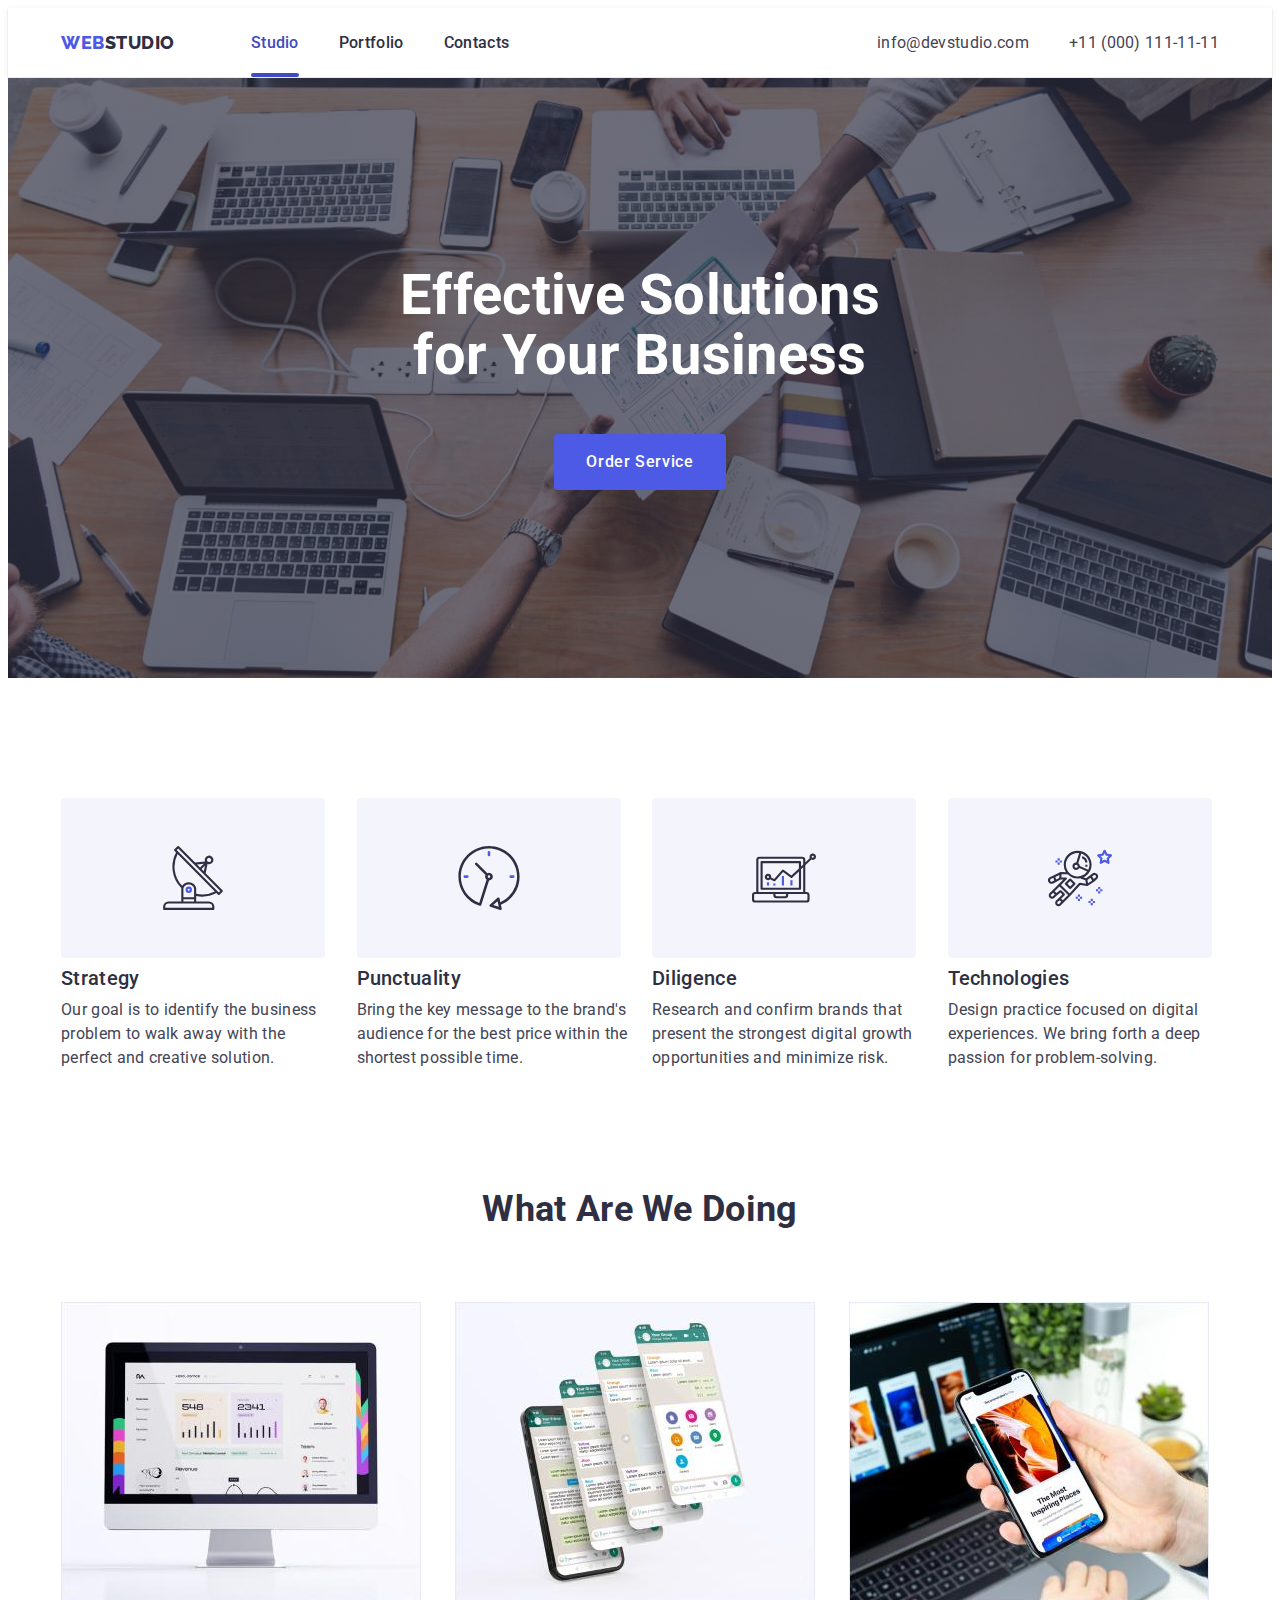
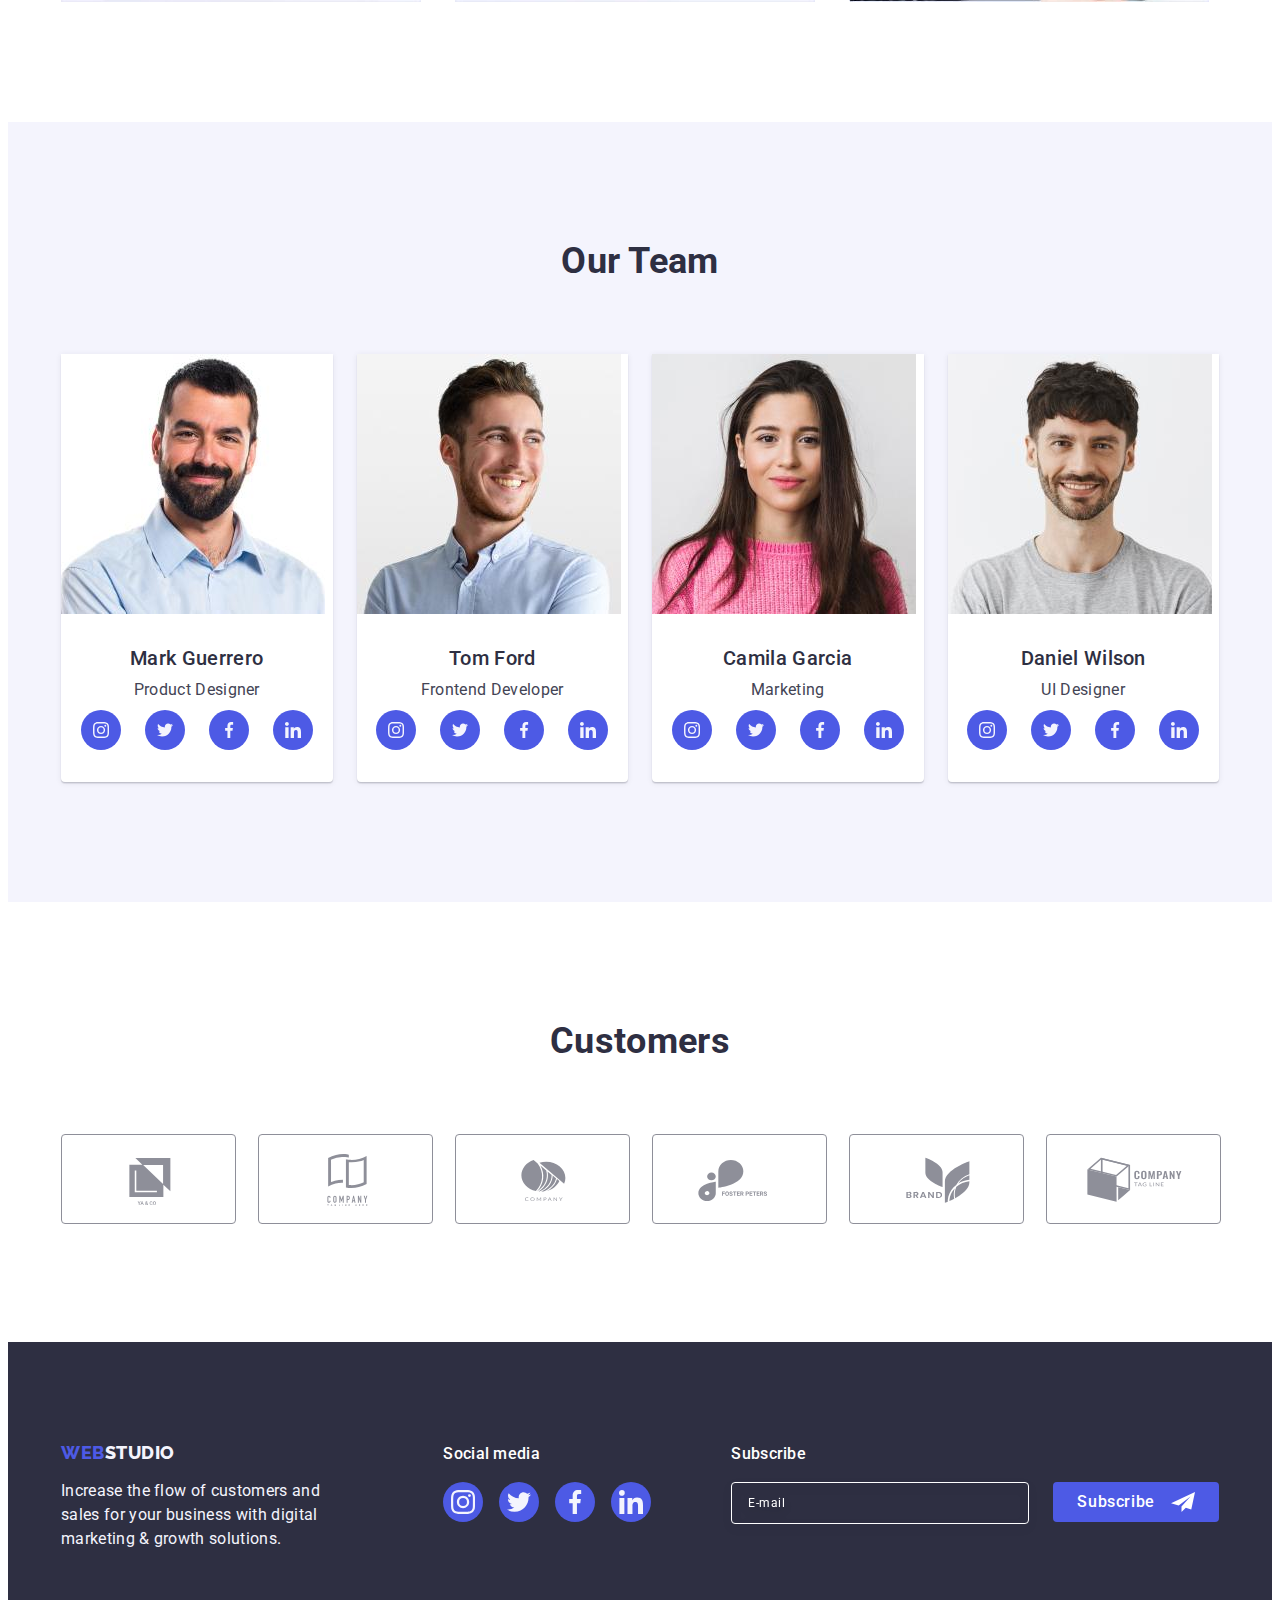
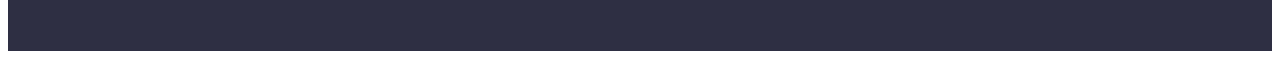
<file: index.html>
<!DOCTYPE html>
<html lang="en">
  <head>
    <meta charset="UTF-8" />
    <meta http-equiv="X-UA-Compatible" content="IE=edge" />
    <meta name="viewport" content="width=<device-width>, initial-scale=1.0" />
    <title>WebStudio</title>
    <!-- Fonts -->
    <link href="https://fonts.googleapis.com" rel="preconnect" />
    <link href="https://fonts.gstatic.com" rel="preconnect" crossorigin />
    <link
      href="https://fonts.googleapis.com/css2?family=Raleway:wght@800&family=Roboto:wght@400;500;700&display=swap"
      rel="stylesheet"
    />
    <!-- Normalize CSS -->
    <link
      href="https://cdnjs.cloudflare.com/ajax/libs/modern-normalize/2.0.0/modern-normalize.min.css"
      rel="stylesheet"
      integrity="sha512-4xo8blKMVCiXpTaLzQSLSw3KFOVPWhm/TRtuPVc4WG6kUgjH6J03IBuG7JZPkcWMxJ5huwaBpOpnwYElP/m6wg=="
      crossorigin="anonymous"
      referrerpolicy="no-referrer"
    />
    <!-- Styles CSS -->
    <link href="./css/styles.css" rel="stylesheet" />
  </head>
  <body>
    <!-- Header -->
    <header class="header section">
      <div class="header-container container">
        <nav class="header-nav">
          <a class="logo link" href="./index.html">Web<span class="logo-accent">Studio</span></a>
          <ul class="header-list list">
            <li class="header-list-item">
              <a class="header-list-link active link" href="./index.html">Studio</a>
            </li>
            <li class="header-list-item">
              <a class="header-list-link link" href="./portfolio.html">Portfolio</a>
            </li>
            <li class="header-list-item">
              <a class="header-list-link link" href="#">Contacts</a>
            </li>
          </ul>
        </nav>
        <address class="header-address">
          <ul class="header-address-list list">
            <li class="header-address-list-item">
              <a class="header-address-list-link link" href="mailto:info@devstudio.com">info@devstudio.com</a></li
            >
            <li class="header-address-list-item"
              ><a class="header-address-list-link link" href="tel:+110001111111">+11 (000) 111-11-11</a></li
            >
          </ul>
        </address>
      </div>
    </header>
    <!-- Main -->
    <main>
      <!-- Hero section -->
      <section class="hero section">
        <div class="container">
          <h1 class="hero-title">Effective Solutions for Your Business</h1>
          <button class="hero-btn btn" data-modal-open type="button">Order Service</button>
        </div>
      </section>

      <!-- Features -->
      <section class="features section">
        <div class="container">
          <h2 class="visually-hidden">Our features</h2>
          <ul class="features-list list">
            <li class="features-list-item">
              <div class="features-list-item-icon-thumb">
                <svg class="features-list-item-icon" width="64" height="64">
                  <use href="./images/icons.svg#antenna"></use>
                </svg>
              </div>
              <h3 class="features-list-item-title">Strategy</h3>
              <p class="features-list-item-decs"
                >Our goal is to identify the business problem to walk away with the perfect and creative solution.</p
              >
            </li>
            <li class="features-list-item">
              <div class="features-list-item-icon-thumb">
                <svg class="features-list-item-icon" width="64" height="64">
                  <use href="./images/icons.svg#clock"></use>
                </svg>
              </div>
              <h3 class="features-list-item-title">Punctuality</h3>
              <p class="features-list-item-decs"
                >Bring the key message to the brand's audience for the best price within the shortest possible time.</p
              >
            </li>
            <li class="features-list-item">
              <div class="features-list-item-icon-thumb">
                <svg class="features-list-item-icon" width="64" height="64">
                  <use href="./images/icons.svg#diagram"></use>
                </svg>
              </div>
              <h3 class="features-list-item-title">Diligence</h3>
              <p class="features-list-item-decs">
                Research and confirm brands that present the strongest digital growth opportunities and minimize risk.
              </p>
            </li>
            <li class="features-list-item">
              <div class="features-list-item-icon-thumb">
                <svg class="features-list-item-icon" width="64" height="64">
                  <use href="./images/icons.svg#astronaut"></use>
                </svg>
              </div>
              <h3 class="features-list-item-title">Technologies</h3>
              <p class="features-list-item-decs"
                >Design practice focused on digital experiences. We bring forth a deep passion for problem-solving.</p
              >
            </li>
          </ul>
        </div>
      </section>

      <!-- What are we doing? -->
      <section class="we-doing section">
        <div class="container">
          <h2 class="section-title">What are we doing</h2>
          <ul class="we-doing-list list">
            <li class="we-doing-list-item">
              <img
                class="we-doing-list-item-img"
                src="./images/what_are_we_doing/what_are_we_doing_1.jpg"
                alt="Software for the computers"
                height="300"
                width="360"
              />
            </li>
            <li class="we-doing-list-item">
              <img
                class="we-doing-list-item-img"
                src="./images/what_are_we_doing/what_are_we_doing_2.jpg"
                alt="Chat bots"
                height="300"
                width="360"
              />
            </li>
            <li class="we-doing-list-item">
              <img
                class="we-doing-list-item-img"
                src="./images/what_are_we_doing/what_are_we_doing_3.jpg"
                alt="Mobile applications"
                height="300"
                width="360"
              />
            </li>
          </ul>
        </div>
      </section>

      <!-- Our Team -->
      <section class="team section">
        <div class="container">
          <h2 class="section-title">Our team</h2>
          <ul class="team-list list">
            <li class="team-list-item">
              <img
                class="team-list-item-img"
                src="./images/our_team/team_1.jpg"
                alt="Mark Guerrero"
                height="260"
                width="264"
              />
              <div class="team-list-item-card-content">
                <h3 class="team-list-item-name">Mark Guerrero</h3>
                <p class="team-list-item-position">Product Designer</p>
                <ul class="social-media-list">
                  <li class="social-media-item">
                    <a
                      class="social-media-item-link"
                      href="https://instagram.com/"
                      target="_blank"
                      rel="noopener noreferrer"
                    >
                      <svg class="social-media-icon" width="16" height="16">
                        <use href="./images/icons.svg#instagram"></use>
                      </svg>
                    </a>
                  </li>
                  <li class="social-media-item">
                    <a
                      class="social-media-item-link"
                      href="https://twitter.com/"
                      target="_blank"
                      rel="noopener noreferrer"
                    >
                      <svg class="social-media-icon" width="16" height="16">
                        <use href="./images/icons.svg#twitter"></use>
                      </svg>
                    </a>
                  </li>
                  <li class="social-media-item">
                    <a
                      class="social-media-item-link"
                      href="https://facebook.com/"
                      target="_blank"
                      rel="noopener noreferrer"
                    >
                      <svg class="social-media-icon" width="16" height="16">
                        <use href="./images/icons.svg#facebook"></use>
                      </svg>
                    </a>
                  </li>
                  <li class="social-media-item">
                    <a
                      class="social-media-item-link"
                      href="https://linkedin.com/"
                      target="_blank"
                      rel="noopener noreferrer"
                    >
                      <svg class="social-media-icon" width="16" height="16">
                        <use href="./images/icons.svg#linkedin"></use>
                      </svg>
                    </a>
                  </li>
                </ul>
              </div>
            </li>
            <li class="team-list-item">
              <img
                class="team-list-item-img"
                src="./images/our_team/team_2.jpg"
                alt="Tom Ford"
                height="260"
                width="264"
              />
              <div class="team-list-item-card-content">
                <h3 class="team-list-item-name">Tom Ford</h3>
                <p class="team-list-item-position">Frontend Developer</p>
                <ul class="social-media-list">
                  <li class="social-media-item">
                    <a
                      class="social-media-item-link"
                      href="https://instagram.com/"
                      target="_blank"
                      rel="noopener noreferrer"
                    >
                      <svg class="social-media-icon" width="16" height="16">
                        <use href="./images/icons.svg#instagram"></use>
                      </svg>
                    </a>
                  </li>
                  <li class="social-media-item">
                    <a
                      class="social-media-item-link"
                      href="https://twitter.com/"
                      target="_blank"
                      rel="noopener noreferrer"
                    >
                      <svg class="social-media-icon" width="16" height="16">
                        <use href="./images/icons.svg#twitter"></use>
                      </svg>
                    </a>
                  </li>
                  <li class="social-media-item">
                    <a
                      class="social-media-item-link"
                      href="https://facebook.com/"
                      target="_blank"
                      rel="noopener noreferrer"
                    >
                      <svg class="social-media-icon" width="16" height="16">
                        <use href="./images/icons.svg#facebook"></use>
                      </svg>
                    </a>
                  </li>
                  <li class="social-media-item">
                    <a
                      class="social-media-item-link"
                      href="https://linkedin.com/"
                      target="_blank"
                      rel="noopener noreferrer"
                    >
                      <svg class="social-media-icon" width="16" height="16">
                        <use href="./images/icons.svg#linkedin"></use>
                      </svg>
                    </a>
                  </li>
                </ul>
              </div>
            </li>
            <li class="team-list-item">
              <img
                class="team-list-item-img"
                src="./images/our_team/team_3.jpg"
                alt="Camila Garcia"
                height="260"
                width="264"
              />
              <div class="team-list-item-card-content">
                <h3 class="team-list-item-name">Camila Garcia</h3>
                <p class="team-list-item-position">Marketing</p>
                <ul class="social-media-list">
                  <li class="social-media-item">
                    <a
                      class="social-media-item-link"
                      href="https://instagram.com/"
                      target="_blank"
                      rel="noopener noreferrer"
                    >
                      <svg class="social-media-icon" width="16" height="16">
                        <use href="./images/icons.svg#instagram"></use>
                      </svg>
                    </a>
                  </li>
                  <li class="social-media-item">
                    <a
                      class="social-media-item-link"
                      href="https://twitter.com/"
                      target="_blank"
                      rel="noopener noreferrer"
                    >
                      <svg class="social-media-icon" width="16" height="16">
                        <use href="./images/icons.svg#twitter"></use>
                      </svg>
                    </a>
                  </li>
                  <li class="social-media-item">
                    <a
                      class="social-media-item-link"
                      href="https://facebook.com/"
                      target="_blank"
                      rel="noopener noreferrer"
                    >
                      <svg class="social-media-icon" width="16" height="16">
                        <use href="./images/icons.svg#facebook"></use>
                      </svg>
                    </a>
                  </li>
                  <li class="social-media-item">
                    <a
                      class="social-media-item-link"
                      href="https://linkedin.com/"
                      target="_blank"
                      rel="noopener noreferrer"
                    >
                      <svg class="social-media-icon" width="16" height="16">
                        <use href="./images/icons.svg#linkedin"></use>
                      </svg>
                    </a>
                  </li>
                </ul>
              </div>
            </li>
            <li class="team-list-item">
              <img
                class="team-list-item-img"
                src="./images/our_team/team_4.jpg"
                alt="Daniel Wilson"
                height="260"
                width="264"
              />
              <div class="team-list-item-card-content">
                <h3 class="team-list-item-name">Daniel Wilson</h3>
                <p class="team-list-item-position">UI Designer</p>
                <ul class="social-media-list">
                  <li class="social-media-item">
                    <a
                      class="social-media-item-link"
                      href="https://instagram.com/"
                      target="_blank"
                      rel="noopener noreferrer"
                    >
                      <svg class="social-media-icon" width="16" height="16">
                        <use href="./images/icons.svg#instagram"></use>
                      </svg>
                    </a>
                  </li>
                  <li class="social-media-item">
                    <a
                      class="social-media-item-link"
                      href="https://twitter.com/"
                      target="_blank"
                      rel="noopener noreferrer"
                    >
                      <svg class="social-media-icon" width="16" height="16">
                        <use href="./images/icons.svg#twitter"></use>
                      </svg>
                    </a>
                  </li>
                  <li class="social-media-item">
                    <a
                      class="social-media-item-link"
                      href="https://facebook.com/"
                      target="_blank"
                      rel="noopener noreferrer"
                    >
                      <svg class="social-media-icon" width="16" height="16">
                        <use href="./images/icons.svg#facebook"></use>
                      </svg>
                    </a>
                  </li>
                  <li class="social-media-item">
                    <a
                      class="social-media-item-link"
                      href="https://linkedin.com/"
                      target="_blank"
                      rel="noopener noreferrer"
                    >
                      <svg class="social-media-icon" width="16" height="16">
                        <use href="./images/icons.svg#linkedin"></use>
                      </svg>
                    </a>
                  </li>
                </ul>
              </div>
            </li>
          </ul>
        </div>
      </section>

      <!-- Customers -->
      <section class="customer section">
        <div class="container">
          <h2 class="section-title">Customers</h2>
          <ul class="customer-list">
            <li class="customers-list-item">
              <a class="customer-list-item-link" href="#" aria-label="Ya&Co" target="_blank" rel="noopener noreferrer">
                <svg class="customer-list-item-link-icon" width="104" height="56">
                  <use href="./images/icons.svg#customer-1"></use>
                </svg>
              </a>
            </li>
            <li class="customers-list-item">
              <a
                class="customer-list-item-link"
                href="#"
                aria-label="Company Tagline Here"
                target="_blank"
                rel="noopener noreferrer"
              >
                <svg class="customer-list-item-link-icon" width="104" height="56">
                  <use href="./images/icons.svg#customer-2"></use>
                </svg>
              </a>
            </li>
            <li class="customers-list-item">
              <a
                class="customer-list-item-link"
                href="#"
                aria-label="Company"
                target="_blank"
                rel="noopener noreferrer"
              >
                <svg class="customer-list-item-link-icon" width="104" height="56">
                  <use href="./images/icons.svg#customer-3"></use>
                </svg>
              </a>
            </li>
            <li class="customers-list-item">
              <a
                class="customer-list-item-link"
                href="#"
                aria-label="Foster Peters"
                target="_blank"
                rel="noopener noreferrer"
              >
                <svg class="customer-list-item-link-icon" width="104" height="56">
                  <use href="./images/icons.svg#customer-4"></use>
                </svg>
              </a>
            </li>
            <li class="customers-list-item">
              <a class="customer-list-item-link" href="#" aria-label="Brend" target="_blank" rel="noopener noreferrer">
                <svg class="customer-list-item-link-icon" width="104" height="56">
                  <use href="./images/icons.svg#customer-5"></use>
                </svg>
              </a>
            </li>
            <li class="customers-list-item"
              ><a
                class="customer-list-item-link"
                href="#"
                aria-label="Company Tagline"
                target="_blank"
                rel="noopener noreferrer"
              >
                <svg class="customer-list-item-link-icon" width="104" height="56">
                  <use href="./images/icons.svg#customer-6"></use>
                </svg>
              </a>
            </li>
          </ul>
        </div>
      </section>
    </main>

    <!-- Footer -->
    <footer class="footer section">
      <div class="footer-container container">
        <div class="footer-logo-text-container">
          <a class="logo link" href="./index.html">Web<span class="logo-accent">Studio</span></a>
          <p class="footer-text">
            Increase the flow of customers and sales for your business with digital marketing & growth solutions.
          </p>
        </div>
        <div class="footer-social-media-container">
          <p class="footer-social-media-container-title">Social media</p>
          <ul class="footer-social-media-list">
            <li class="footer-social-media-list-item">
              <a
                class="footer-social-media-list-item-link"
                href="https://instagram.com/"
                target="_blank"
                rel="noopener noreferrer"
              >
                <svg class="footer-social-media-list-item-link-icon" width="24" height="24">
                  <use href="./images/icons.svg#instagram"></use>
                </svg>
              </a>
            </li>
            <li class="footer-social-media-list-item">
              <a
                class="footer-social-media-list-item-link"
                href="https://twitter.com/"
                target="_blank"
                rel="noopener noreferrer"
              >
                <svg class="footer-social-media-list-item-link-icon" width="24" height="24">
                  <use href="./images/icons.svg#twitter"></use>
                </svg>
              </a>
            </li>
            <li class="footer-social-media-list-item">
              <a
                class="footer-social-media-list-item-link"
                href="https://facebook.com/"
                target="_blank"
                rel="noopener noreferrer"
              >
                <svg class="footer-social-media-list-item-link-icon" width="24" height="24">
                  <use href="./images/icons.svg#facebook"></use>
                </svg>
              </a>
            </li>
            <li class="footer-social-media-list-item">
              <a
                class="footer-social-media-list-item-link"
                href="https://linkedin.com/"
                target="_blank"
                rel="noopener noreferrer"
              >
                <svg class="footer-social-media-list-item-link-icon" width="24" height="24">
                  <use href="./images/icons.svg#linkedin"></use>
                </svg>
              </a>
            </li>
          </ul>
        </div>
        <!-- Footer subscribe form -->
        <div class="footer-subscribe-form-container">
          <p class="subscribe-form-title">Subscribe</p>
          <form class="subscribe-form" name="subscribe-form" autocomplete="on">
            <label class="subscribe-form-label">
              <input class="subscribe-form-input" name="user-email" type="email" placeholder="E-mail" required />
            </label>
            <button class="subscribe-form-btn" type="submit"
              >Subscribe
              <svg class="subscribe-form-icon" width="24" height="24">
                <use href="./images/icons.svg#subscribe"></use>
              </svg>
            </button>
          </form>
        </div>
      </div>
    </footer>

    <!-- Modal window "Order service" -->
    <div class="backdrop is-hidden" data-modal>
      <div class="modal">
        <button class="modal-close-btn" data-modal-close type="button">
          <svg class="close-modal-icon" width="8" height="8">
            <use href="./images/icons.svg#close"></use>
          </svg>
        </button>
        <!-- Order Servise form      -->
        <p class="modal-caption">Leave your contacts and we will call you back</p>
        <form class="modal-form" name="modal-form" autocomplete="on">
          <div class="modal-form-field-container">
            <label class="modal-form-label" for="user-name">Name</label>
            <div class="modal-form-input-container">
              <input class="modal-form-input" id="user-name" name="user-name" type="text" required />
              <svg class="modal-form-icon" width="18" height="24">
                <use href="./images/icons.svg#person"></use>
              </svg>
            </div>
          </div>
          <div class="modal-form-field-container">
            <label class="modal-form-label" for="user-phone">Phone</label>
            <div class="modal-form-input-container">
              <input class="modal-form-input" id="user-phone" name="user-phone" type="tel" required />
              <svg class="modal-form-icon" width="18" height="24">
                <use href="./images/icons.svg#phone"></use>
              </svg>
            </div>
          </div>
          <div class="modal-form-field-container">
            <label class="modal-form-label" for="user-email">Email</label>
            <div class="modal-form-input-container">
              <input class="modal-form-input" id="user-email" name="user-email" type="email" required />
              <svg class="modal-form-icon" width="18" height="24">
                <use href="./images/icons.svg#email"></use>
              </svg>
            </div>
          </div>
          <div class="modal-form-textarea-container">
            <label class="modal-form-label" for="user-comment">Comment</label>
            <textarea
              class="modal-form-input"
              id="user-comment"
              name="user-comment"
              placeholder="Text input"
              required
            ></textarea>
          </div>
          <div class="modal-form-checkbox-container">
            <input
              class="modal-form-checkbox visually-hidden"
              id="user-privacy"
              name="user-privacy"
              type="checkbox"
              value="true"
              required
            />
            <label class="modal-form-checkbox-label" for="user-privacy">
              <span class="modal-form-checkbox-accent">
                <svg class="modal-form-checkbox-icon" width="10" height="8">
                  <use href="./images/icons.svg#checkbox"></use>
                </svg>
              </span>
              I accept the terms and conditions of the
              <a class="modal-form-checkbox-link" href="#">Privacy Policy</a>
            </label>
          </div>
          <button class="modal-form-button" type="submit">Send</button>
        </form>
      </div>
    </div>

    <!-- Modal window script -->
    <script src="./js/modal.js"></script>
  </body>
</html>
</file>
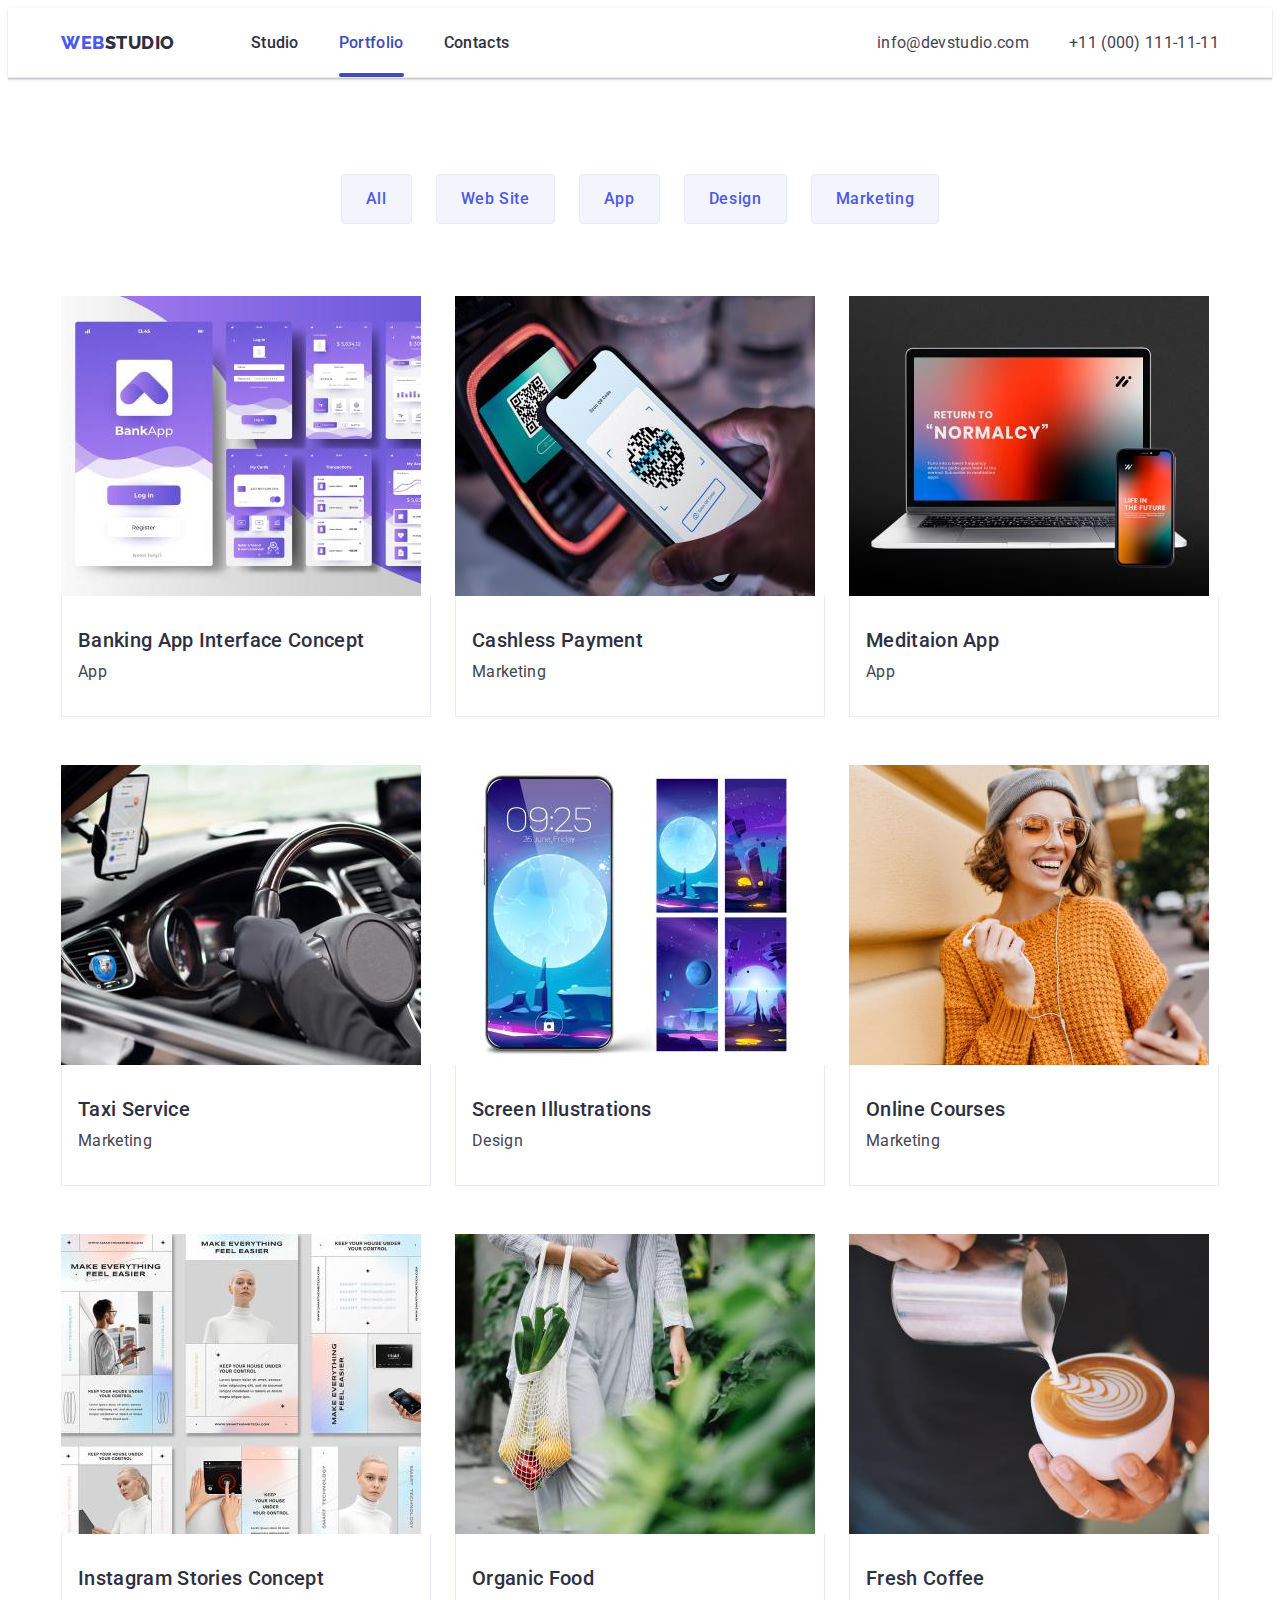
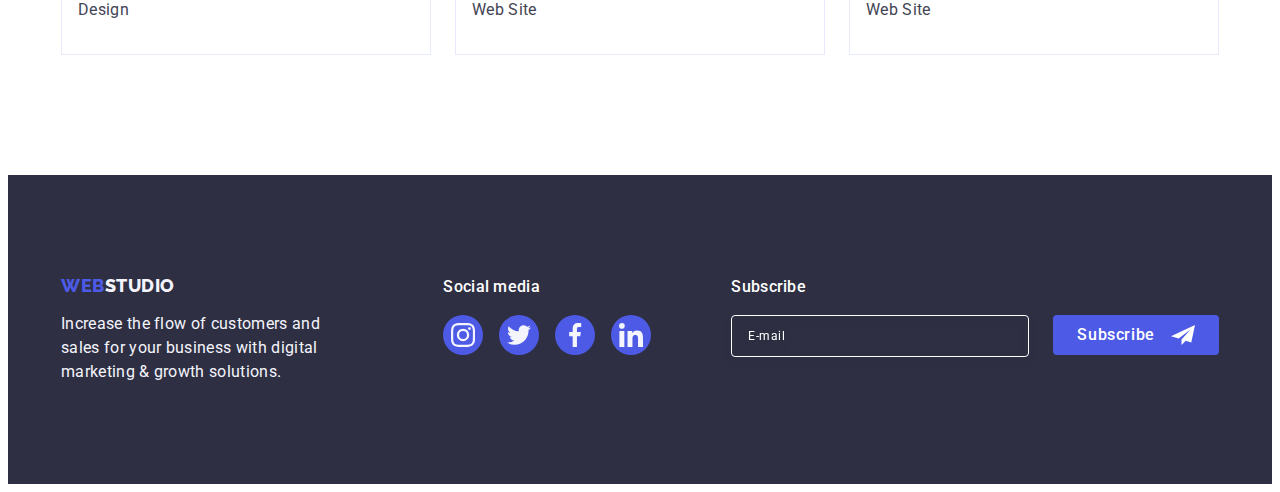
<file: portfolio.html>
<!DOCTYPE html>
<html lang="en">
  <head>
    <meta charset="UTF-8" />
    <meta http-equiv="X-UA-Compatible" content="IE=edge" />
    <meta name="viewport" content="width=<device-width>, initial-scale=1.0" />
    <title>WebStudio</title>
    <!-- Fonts -->
    <link href="https://fonts.googleapis.com" rel="preconnect" />
    <link href="https://fonts.gstatic.com" rel="preconnect" crossorigin />
    <link
      href="https://fonts.googleapis.com/css2?family=Raleway:wght@800&family=Roboto:wght@400;500;700&display=swap"
      rel="stylesheet"
    />
    <!-- Normalize CSS -->
    <link
      href="https://cdnjs.cloudflare.com/ajax/libs/modern-normalize/2.0.0/modern-normalize.min.css"
      rel="stylesheet"
      integrity="sha512-4xo8blKMVCiXpTaLzQSLSw3KFOVPWhm/TRtuPVc4WG6kUgjH6J03IBuG7JZPkcWMxJ5huwaBpOpnwYElP/m6wg=="
      crossorigin="anonymous"
      referrerpolicy="no-referrer"
    />
    <!-- Styles CSS -->
    <link href="./css/styles.css" rel="stylesheet" />
  </head>
  <body>
    <!-- Header -->
    <header class="header">
      <div class="header-container container">
        <nav class="header-nav">
          <a class="logo link" href="./index.html">Web<span class="logo-accent">Studio</span></a>
          <ul class="header-list list">
            <li class="header-list-item">
              <a class="header-list-link link" href="./index.html">Studio</a>
            </li>
            <li class="header-list-item">
              <a class="header-list-link active link" href="./portfolio.html">Portfolio</a>
            </li>
            <li class="header-list-item">
              <a class="header-list-link link" href>Contacts</a>
            </li>
          </ul>
        </nav>
        <address class="header-address">
          <ul class="header-address-list list">
            <li class="header-address-list-item">
              <a class="header-address-list-link link" href="mailto:info@devstudio.com">info@devstudio.com</a></li
            >
            <li class="header-address-list-item"
              ><a class="header-address-list-link link" href="tel:+110001111111">+11 (000) 111-11-11</a></li
            >
          </ul>
        </address>
      </div>
    </header>
    <!-- Main -->
    <main>
      <!-- Portfolio section -->
      <section class="portfolio section">
        <div class="container">
          <h1 class="visually-hidden">Our portfolio</h1>

          <!-- Portfolio filter -->
          <ul class="porfolio-filter list">
            <li class="porfolio-filter-item">
              <button class="portfolio-filter-list-item-btn btn" type="button">All</button>
            </li>
            <li class="porfolio-filter-item">
              <button class="portfolio-filter-list-item-btn btn" type="button">Web Site</button>
            </li>
            <li class="porfolio-filter-item">
              <button class="portfolio-filter-list-item-btn btn" type="button">App</button>
            </li>
            <li class="porfolio-filter-item">
              <button class="portfolio-filter-list-item-btn btn" type="button">Design</button>
            </li>
            <li class="porfolio-filter-item">
              <button class="portfolio-filter-list-item-btn btn" type="button">Marketing</button>
            </li>
          </ul>

          <!-- Portfolio -->
          <ul class="portfolio-list list">
            <li class="portfolio-list-item">
              <a class="portfolio-list-item-link link" href>
                <div class="portfolio-img-wrapper">
                  <img
                    src="./images/portfolio/portfolio_1.jpg"
                    alt="Banking App Interface Concept"
                    width="360"
                    height="300"
                  />
                  <p class="portfolio-overlay">
                    14 Stylish and User-Friendly App Design Concepts · Task Manager App · Calorie Tracker App · Exotic
                    Fruit Ecommerce App · Cloud Storage App</p
                  >
                </div>
                <div class="portfolio-list-item-card-content">
                  <h2 class="portfolio-list-item-link-title">Banking App Interface Concept</h2>
                  <p class="portfolio-list-item-link-text">App</p>
                </div>
              </a>
            </li>
            <li class="portfolio-list-item">
              <a class="portfolio-list-item-link link" href>
                <div class="portfolio-img-wrapper">
                  <img src="./images/portfolio/portfolio_2.jpg" alt="Cashless Payment" width="360" height="300" />
                  <p class="portfolio-overlay">
                    14 Stylish and User-Friendly App Design Concepts · Task Manager App · Calorie Tracker App · Exotic
                    Fruit Ecommerce App · Cloud Storage App</p
                  >
                </div>
                <div class="portfolio-list-item-card-content">
                  <h2 class="portfolio-list-item-link-title">Cashless Payment</h2>
                  <p class="portfolio-list-item-link-text">Marketing</p>
                </div>
              </a>
            </li>
            <li class="portfolio-list-item">
              <a class="portfolio-list-item-link link" href>
                <div class="portfolio-img-wrapper">
                  <img src="./images/portfolio/portfolio_3.jpg" alt="Meditaion App" width="360" height="300" />
                  <p class="portfolio-overlay">
                    14 Stylish and User-Friendly App Design Concepts · Task Manager App · Calorie Tracker App · Exotic
                    Fruit Ecommerce App · Cloud Storage App</p
                  >
                </div>
                <div class="portfolio-list-item-card-content">
                  <h2 class="portfolio-list-item-link-title">Meditaion App</h2>
                  <p class="portfolio-list-item-link-text">App</p>
                </div>
              </a>
            </li>
            <li class="portfolio-list-item">
              <a class="portfolio-list-item-link link" href>
                <div class="portfolio-img-wrapper">
                  <img src="./images/portfolio/portfolio_4.jpg" alt="Taxi Service" width="360" height="300" />
                  <p class="portfolio-overlay">
                    14 Stylish and User-Friendly App Design Concepts · Task Manager App · Calorie Tracker App · Exotic
                    Fruit Ecommerce App · Cloud Storage App</p
                  >
                </div>
                <div class="portfolio-list-item-card-content">
                  <h2 class="portfolio-list-item-link-title">Taxi Service</h2>
                  <p class="portfolio-list-item-link-text">Marketing</p>
                </div>
              </a>
            </li>
            <li class="portfolio-list-item">
              <a class="portfolio-list-item-link link" href>
                <div class="portfolio-img-wrapper">
                  <img src="./images/portfolio/portfolio_5.jpg" alt="Screen Illustrations" width="360" height="300" />
                  <p class="portfolio-overlay">
                    14 Stylish and User-Friendly App Design Concepts · Task Manager App · Calorie Tracker App · Exotic
                    Fruit Ecommerce App · Cloud Storage App</p
                  >
                </div>
                <div class="portfolio-list-item-card-content">
                  <h2 class="portfolio-list-item-link-title">Screen Illustrations</h2>
                  <p class="portfolio-list-item-link-text">Design</p>
                </div>
              </a>
            </li>
            <li class="portfolio-list-item">
              <a class="portfolio-list-item-link link" href>
                <div class="portfolio-img-wrapper">
                  <img src="./images/portfolio/portfolio_6.jpg" alt="Online Courses" width="360" height="300" />
                  <p class="portfolio-overlay">
                    14 Stylish and User-Friendly App Design Concepts · Task Manager App · Calorie Tracker App · Exotic
                    Fruit Ecommerce App · Cloud Storage App</p
                  >
                </div>
                <div class="portfolio-list-item-card-content">
                  <h2 class="portfolio-list-item-link-title">Online Courses</h2>
                  <p class="portfolio-list-item-link-text">Marketing</p>
                </div>
              </a>
            </li>
            <li class="portfolio-list-item">
              <a class="portfolio-list-item-link link" href>
                <div class="portfolio-img-wrapper">
                  <img
                    src="./images/portfolio/portfolio_7.jpg"
                    alt="Instagram Stories Concept"
                    width="360"
                    height="300"
                  />
                  <p class="portfolio-overlay">
                    14 Stylish and User-Friendly App Design Concepts · Task Manager App · Calorie Tracker App · Exotic
                    Fruit Ecommerce App · Cloud Storage App</p
                  >
                </div>
                <div class="portfolio-list-item-card-content">
                  <h2 class="portfolio-list-item-link-title">Instagram Stories Concept</h2>
                  <p class="portfolio-list-item-link-text">Design</p>
                </div>
              </a>
            </li>
            <li class="portfolio-list-item">
              <a class="portfolio-list-item-link link" href>
                <div class="portfolio-img-wrapper">
                  <img src="./images/portfolio/portfolio_8.jpg" alt="Organic Food" width="360" height="300" />
                  <p class="portfolio-overlay">
                    14 Stylish and User-Friendly App Design Concepts · Task Manager App · Calorie Tracker App · Exotic
                    Fruit Ecommerce App · Cloud Storage App</p
                  >
                </div>
                <div class="portfolio-list-item-card-content">
                  <h2 class="portfolio-list-item-link-title">Organic Food</h2>
                  <p class="portfolio-list-item-link-text">Web Site</p>
                </div>
              </a>
            </li>

            <li class="portfolio-list-item">
              <a class="portfolio-list-item-link link" href>
                <div class="portfolio-img-wrapper">
                  <img src="./images/portfolio/portfolio_9.jpg" alt="Fresh Coffee" width="360" height="300" />
                  <p class="portfolio-overlay">
                    14 Stylish and User-Friendly App Design Concepts · Task Manager App · Calorie Tracker App · Exotic
                    Fruit Ecommerce App · Cloud Storage App</p
                  >
                </div>
                <div class="portfolio-list-item-card-content">
                  <h2 class="portfolio-list-item-link-title">Fresh Coffee</h2>
                  <p class="portfolio-list-item-link-text">Web Site</p>
                </div>
              </a>
            </li>
          </ul>
        </div>
      </section>
    </main>

    <!-- Footer -->
    <footer class="footer section">
      <div class="footer-container container">
        <div class="footer-logo-text-container">
          <a class="logo link" href="./index.html">Web<span class="logo-accent">Studio</span></a>
          <p class="footer-text">
            Increase the flow of customers and sales for your business with digital marketing & growth solutions.
          </p>
        </div>
        <div class="footer-social-media-container">
          <p class="footer-social-media-container-title">Social media</p>
          <ul class="footer-social-media-list">
            <li class="footer-social-media-list-item">
              <a
                class="footer-social-media-list-item-link"
                href="https://instagram.com/"
                target="_blank"
                rel="noopener noreferrer"
              >
                <svg class="footer-social-media-list-item-link-icon" width="24" height="24">
                  <use href="./images/icons.svg#instagram"></use>
                </svg>
              </a>
            </li>
            <li class="footer-social-media-list-item">
              <a
                class="footer-social-media-list-item-link"
                href="https://twitter.com/"
                target="_blank"
                rel="noopener noreferrer"
              >
                <svg class="footer-social-media-list-item-link-icon" width="24" height="24">
                  <use href="./images/icons.svg#twitter"></use>
                </svg>
              </a>
            </li>
            <li class="footer-social-media-list-item">
              <a
                class="footer-social-media-list-item-link"
                href="https://facebook.com/"
                target="_blank"
                rel="noopener noreferrer"
              >
                <svg class="footer-social-media-list-item-link-icon" width="24" height="24">
                  <use href="./images/icons.svg#facebook"></use>
                </svg>
              </a>
            </li>
            <li class="footer-social-media-list-item">
              <a
                class="footer-social-media-list-item-link"
                href="https://linkedin.com/"
                target="_blank"
                rel="noopener noreferrer"
              >
                <svg class="footer-social-media-list-item-link-icon" width="24" height="24">
                  <use href="./images/icons.svg#linkedin"></use>
                </svg>
              </a>
            </li>
          </ul>
        </div>
        <!-- Footer subscribe form -->
        <div class="footer-subscribe-form-container">
          <p class="subscribe-form-title">Subscribe</p>
          <form class="subscribe-form" name="subscribe-form" autocomplete="on">
            <label class="subscribe-form-label">
              <input class="subscribe-form-input" name="user-email" type="email" placeholder="E-mail" required />
            </label>
            <button class="subscribe-form-btn" type="submit"
              >Subscribe
              <svg class="subscribe-form-icon" width="24" height="24">
                <use href="./images/icons.svg#subscribe"></use>
              </svg>
            </button>
          </form>
        </div>
      </div>
    </footer>
  </body>
</html>
</file>
<file: css/styles.css>
:root {
  /* Colors */
  --primary-brand-cl: #4d5ae5;
  --dark-cl: #2e2f42;
  --dark-bg-cl: #2e2f42;
  --white-bg-cl: #ffffff;
  --white-cl: #ffffff;
  --text-cl: #434455;
  --ligth-cl: #f4f4fd;
  --light-bg-cl: #f4f4fd;
  --pressed-state-cl: #404bbf;
  --accent-cl: #e7e9fc;
  --light-slate-cl: #8e8f99;
  --green-bg-cl: #31d0aa;
  --modal-cl: rgba(46, 47, 66, 0.4);
  --modal-bg-cl: #fcfcfc;
  /* Gradients and shadows */
  --hero-gradient: linear-gradient(rgba(46, 47, 66, 0.7), rgba(46, 47, 66, 0.7));
  --header-shadow: 0px 1px 6px 0px rgba(46, 47, 66, 0.08), 0px 1px 1px 0px rgba(46, 47, 66, 0.16),
    0px 2px 1px 0px rgba(46, 47, 66, 0.08);
  --team-card-shadow: 0px 2px 1px 0px rgba(46, 47, 66, 0.08), 0px 1px 1px 0px rgba(46, 47, 66, 0.16),
    0px 1px 6px 0px rgba(46, 47, 66, 0.08);
  --portfolio-list-item-link-hover-shadow: 0px 2px 1px 0px rgba(46, 47, 66, 0.08),
    0px 1px 1px 0px rgba(46, 47, 66, 0.16), 0px 1px 6px 0px rgba(46, 47, 66, 0.08);
  --portfolio-filter-btn-hover-shadow: 0px 2px 2px 0px rgba(0, 0, 0, 0.12), 0px 2px 1px 0px rgba(0, 0, 0, 0.08),
    0px 3px 1px 0px rgba(0, 0, 0, 0.1);
  --modal-shadow: 0px 2px 1px 0px rgba(0, 0, 0, 0.2), 0px 1px 3px 0px rgba(0, 0, 0, 0.12),
    0px 1px 1px 0px rgba(0, 0, 0, 0.14);
  --main-transition-duration-and-timing-function: 250ms cubic-bezier(0.4, 0, 0.2, 1);
  /* The main number of elements in Flexbox grid */
  --items: 3;
  /* The main gap indent in Flexbox grid */
  --indent: 24px;
}
/* Comon styles */
body {
  background-color: var(--white-bg-cl);
  color: var(--text-cl);
  font-weight: normal;
  font-size: 16px;
  font-family: 'Roboto', sans-serif;
  line-height: 1.5;
  letter-spacing: 0.02em;
}
.container {
  width: 1158px;
  margin: 0 auto;
  padding-right: 15px;
  padding-left: 15px;
}
.section {
}
/* Reset */
h1,
h2,
h3,
h4,
h5,
h6,
p {
  margin: 0;
}
ul,
ol,
.list {
  margin: 0;
  padding-left: 0;
  list-style-type: none;
}
a,
.link {
  color: currentColor;
  font-style: normal;
  text-decoration: none;
}
button,
.btn {
  font-family: inherit;
  cursor: pointer;
}
address {
  font-style: normal;
}
img {
  display: block;
  max-width: 100%;
  height: auto;
}
input,
textarea {
  font-family: inherit;
}
/* End of Reset */
/* H2 section title */
.section-title {
  margin-bottom: 72px;
  color: var(--dark-cl);
  font-size: 36px;
  line-height: 1.11;
  text-align: center;
  text-transform: capitalize;
}
/* Logo design */
.logo,
.logo-accent {
  font-weight: 800;
  font-size: 18px;
  font-family: Raleway;
  line-height: 1.17;
  letter-spacing: 0.03em;
  text-transform: uppercase;
}
.logo {
  color: var(--primary-brand-cl);
}
/* Header styles */
.header {
  border-bottom: 1px solid var(--accent-cl);
  box-shadow: var(--header-shadow);
}
.header-container {
  display: flex;
  justify-content: space-between;
  align-items: center;
}
.header-nav {
  display: flex;
  align-items: center;
}
.header .logo {
  margin-right: 76px;
}
.header .link {
  padding: 24px 0;
}
.header .logo-accent {
  color: var(--dark-cl);
}
.header-list {
  display: flex;
  gap: var(--indent);
  align-items: center;
  --indent: 40px;
}
.header-list-item {
  flex-basis: calc((100% - var(--indent) * (var(--items) - 1)) / var(--items));
}
.header-list-link {
  position: relative;
  color: var(--dark-cl);
  font-weight: 500;
  transition: color var(--main-transition-duration-and-timing-function);
}
.header-list-link.active {
  color: var(--pressed-state-cl);
}
.header-list-link.active::after {
  content: '';
  position: absolute;
  bottom: -1px;
  left: 0;
  display: block;
  width: 100%;
  height: 4px;
  border-radius: 2px;
  background-color: var(--pressed-state-cl);
}
.header-address {
}
.header-address-list {
  display: flex;
  gap: var(--indent);
  --items: 2;
  --indent: 40px;
}
.header-address-list-item {
  flex-basis: calc((100% - var(--indent) * (var(--items) - 1)) / var(--items));
}
.header-address-list-link {
  color: var(--text-cl);
  transition: color var(--main-transition-duration-and-timing-function);
}
.header .link:hover,
.header .link:focus {
  color: var(--pressed-state-cl);
}
/* Hero section styles */
.hero {
  max-width: 1440px;
  margin: 0 auto;
  padding-top: 188px;
  padding-bottom: 188px;
  background-color: var(--dark-bg-cl);
  background-image: var(--hero-gradient), url(../images/hero/bg.jpg);
  background-position: center;
  background-size: cover;
  background-repeat: no-repeat;
  text-align: center;
}
.hero-title {
  max-width: 496px;
  margin: 0 auto;
  margin-bottom: 48px;
  color: var(--white-cl);
  font-weight: 700;
  font-size: 56px;
  line-height: 1.07;
}
.hero-btn {
  display: block;
  min-width: 169px;
  min-height: 56px;
  margin: 0 auto;
  padding: 16px 32px;
  border: none;
  border-radius: 4px;
  background-color: var(--primary-brand-cl);
  color: var(--white-cl);
  font-weight: 500;
  font-size: 16px;
  line-height: 1.5;
  letter-spacing: 0.04em;
  transition: background-color var(--main-transition-duration-and-timing-function);
}
.hero-btn:hover,
.hero-btn:focus {
  background-color: var(--pressed-state-cl);
}
/* Features section styles */
.visually-hidden {
  position: absolute;
  overflow: hidden;
  clip: rect(0 0 0 0);
  width: 1px;
  height: 1px;
  margin: -1px;
  padding: 0;
  border: 0;
  outline: 0;
  outline-offset: 0;
  white-space: nowrap;
  clip-path: inset(100%);
}
.features {
  padding-top: 120px;
  padding-bottom: 120px;
}
.features-list {
  display: flex;
  gap: var(--indent);
  justify-content: space-between;
  --items: 4;
}
.features-list-item {
  display: flex;
  flex-basis: calc((100% - var(--indent) * (var(--items) - 1)) / var(--items));
  flex-direction: column;
  gap: 8px;
  align-items: flex-start;
}
.features-list-item-title {
  color: var(--dark-cl);
  font-weight: 500;
  font-size: 20px;
  line-height: 1.2;
}
.features-list-item-decs {
}
.features-list-item-icon-thumb {
  display: flex;
  flex-shrink: 0;
  justify-content: center;
  align-items: center;
  height: 112px;
  padding: 24px 100px;
  border-radius: 4px;
  background-color: var(--light-bg-cl);
}
.features-list-item-icon {
  flex-shrink: 0;
}
/* What are we doing? section styles */
.we-doing {
  padding-bottom: 120px;
}
.we-doing-list {
  display: flex;
  gap: var(--indent);
  justify-content: space-between;
}
.we-doing-list-item {
  flex-basis: calc((100% - var(--indent) * (var(--items) - 1)) / var(--items));
}
/* Our Team section styles */
.team {
  padding-top: 120px;
  padding-bottom: 120px;
  background-color: var(--light-bg-cl);
}
.team-list {
  display: flex;
  gap: var(--indent);
  justify-content: space-between;
  --items: 4;
}
.team-list-item {
  flex-basis: calc((100% - var(--indent) * (var(--items) - 1)) / var(--items));
  border-radius: 0px 0px 4px 4px;
  background-color: var(--white-bg-cl);
  box-shadow: var(--team-card-shadow);
}
.team-list-item-img {
}
.team-list-item-card-content {
  padding: 32px 0;
  text-align: center;
}
.team-list-item-name {
  margin-bottom: 8px;
  color: var(--dark-cl);
  font-weight: 500;
  font-size: 20px;
  line-height: 1.2;
}
.team-list-item-position {
  margin-bottom: 8px;
}
.social-media-list {
  display: flex;
  gap: var(--indent);
  justify-content: center;
  align-items: center;
}
.social-media-item {
}
.social-media-item-link {
  display: flex;
  justify-content: center;
  align-items: center;
  width: 40px;
  height: 40px;
  border-radius: 50%;
  background-color: var(--primary-brand-cl);
  transition: background-color var(--main-transition-duration-and-timing-function);
}
.social-media-item-link:hover,
.social-media-item-link:focus {
  background-color: var(--pressed-state-cl);
}
.social-media-icon {
  flex-shrink: 0;
  fill: var(--ligth-cl);
}
/* Customer section styles */
.customer {
  padding-top: 120px;
  padding-bottom: 120px;
}
.customer-list {
  display: flex;
  gap: var(--indent);
  justify-content: center;
  --items: 6;
}
.customers-list-item {
  flex-basis: calc((100% - var(--indent) * (var(--items) - 1)) / var(--items));
  height: 88px;
}
.customer-list-item-link {
  display: flex;
  justify-content: center;
  align-items: center;
  width: 100%;
  height: 100%;
  border: 1px solid var(--light-slate-cl);
  border-radius: 4px;
  color: var(--light-slate-cl);
  transition: color var(--main-transition-duration-and-timing-function),
    border-color var(--main-transition-duration-and-timing-function);
}
.customer-list-item-link-icon {
  fill: currentColor;
}
.customer-list-item-link:hover,
.customer-list-item-link:focus {
  border-color: var(--pressed-state-cl);
  color: var(--pressed-state-cl);
}
/* Portfolio page styles */
.portfolio {
  padding-top: 96px;
  padding-bottom: 120px;
}
/* Portfolio filter styles */
.porfolio-filter {
  display: flex;
  gap: var(--indent);
  justify-content: center;
  margin-bottom: 72px;
}
.porfolio-filter-item {
}
.portfolio-filter-list-item-btn {
  padding: 12px 24px;
  border: 1px solid var(--accent-cl);
  border-radius: 4px;
  background-color: var(--light-bg-cl);
  color: var(--primary-brand-cl);
  font-weight: 500;
  font-size: 16px;
  line-height: 1.5;
  letter-spacing: 0.04em;
  text-align: center;
  transition: color var(--main-transition-duration-and-timing-function),
    background-color var(--main-transition-duration-and-timing-function),
    border-color var(--main-transition-duration-and-timing-function),
    box-shadow var(--main-transition-duration-and-timing-function);
}
.portfolio-filter-list-item-btn:hover,
.portfolio-filter-list-item-btn:focus {
  border-color: transparent;
  background-color: var(--pressed-state-cl);
  color: var(--white-cl);
  box-shadow: var(--portfolio-filter-btn-hover-shadow);
}
/* Portfolio list styles */
.portfolio-list {
  display: flex;
  flex-wrap: wrap;
  gap: 48px 24px;
}
.portfolio-list-item {
  flex-basis: calc((100% - var(--indent) * (var(--items) - 1)) / var(--items));
}
.portfolio-list-item-link {
  display: block;
  transition: box-shadow var(--main-transition-duration-and-timing-function);
}
.portfolio-list-item-link:hover,
.portfolio-list-item-link:focus {
  box-shadow: var(--portfolio-list-item-link-hover-shadow);
}
.portfolio-list-item-card-content {
  padding: 32px 16px;
  border: 1px solid var(--accent-cl);
  border-top: none;
  transition: border var(--main-transition-duration-and-timing-function);
}
.portfolio-list-item-link:hover .portfolio-list-item-card-content,
.portfolio-list-item-link:focus .portfolio-list-item-card-content {
  border: 1px solid var(--ligth-cl);
  border-top: none;
}
.portfolio-list-item-link-title {
  margin-bottom: 8px;
  color: var(--dark-cl);
  font-weight: 500;
  font-size: 20px;
  line-height: 1.2;
}
.portfolio-list-item-link-text {
}
/* Portfolio overlay styles */
.portfolio-img-wrapper {
  position: relative;
  overflow: hidden;
}
.portfolio-overlay {
  position: absolute;
  top: 0;
  left: 0;
  width: 100%;
  height: 100%;
  padding: 40px 32px;
  background-color: var(--primary-brand-cl);
  color: var(--ligth-cl);
  transition: transform var(--main-transition-duration-and-timing-function);
  transform: translateY(100%);
}
.portfolio-list-item-link:hover .portfolio-overlay,
.portfolio-list-item-link:focus .portfolio-overlay {
  transform: translateY(0);
}
.portfolio-overlay-text {
  color: var(--ligth-cl);
}
/* Footer styles */
.footer {
  padding-top: 100px;
  padding-bottom: 100px;
  background-color: var(--dark-bg-cl);
}
.footer-container {
  display: flex;
  align-items: baseline;
}
.footer-logo-text-container {
  margin-right: 120px;
}
.footer .logo {
  display: inline-block;
  margin-bottom: 16px;
}
.footer .logo-accent,
.footer-text {
  color: var(--ligth-cl);
}
.footer-text {
  max-width: 264px;
}
.footer-social-media-container {
  margin-right: 80px;
}
.footer-social-media-container-title {
  margin-bottom: 16px;
  color: var(--white-cl);
  font-weight: 500;
}
.footer-social-media-list {
  display: flex;
  gap: var(--indent);
  justify-content: center;
  align-items: center;
  --indent: 16px;
}
.footer-social-media-list-item {
}
.footer-social-media-list-item-link {
  display: flex;
  justify-content: center;
  align-items: center;
  width: 40px;
  height: 40px;
  border-radius: 50%;
  background-color: var(--primary-brand-cl);
  transition: background-color var(--main-transition-duration-and-timing-function);
}
.footer-social-media-list-item-link:hover,
.footer-social-media-list-item-link:focus {
  background-color: var(--green-bg-cl);
}
.footer-social-media-list-item-link-icon {
  flex-shrink: 0;
  fill: var(--ligth-cl);
}
/* Footer subscribe form styles */
.subscribe-form {
  display: flex;
  gap: 24px;
}
.subscribe-form-title {
  margin-bottom: 16px;
  color: var(--white-cl);
  font-weight: 500;
}
.subscribe-form-input {
  width: 264px;
  height: 40px;
  padding: 0 16px;
  border: 1px solid var(--white-cl);
  border-radius: 4px;
  background-color: transparent;
  color: var(--white-cl);
  outline: transparent;
  font-weight: 500;
  font-size: 12px;
  line-height: 1.5;
  letter-spacing: 0.04em;
  filter: drop-shadow(0px 4px 4px rgba(0, 0, 0, 0.15));
  transition: border-color var(--main-transition-duration-and-timing-function);
}
.subscribe-form-input::placeholder {
  color: var(--white-cl);
  font-weight: 400;
  font-size: 12px;
  line-height: 2;
  letter-spacing: 0.04em;
}
.subscribe-form-input:focus {
  border-color: var(--primary-brand-cl);
}
.subscribe-form-btn {
  display: flex;
  justify-content: center;
  align-items: center;
  min-width: 165px;
  height: 40px;
  padding: 8px 24px;
  border: none;
  border-radius: 4px;
  background-color: var(--primary-brand-cl);
  color: var(--white-cl);
  font-weight: 500;
  font-size: 16px;
  line-height: 1.5;
  letter-spacing: 0.04em;
  transition: background-color var(--main-transition-duration-and-timing-function);
}
.subscribe-form-btn:hover,
.subscribe-form-btn:focus {
  background-color: var(--pressed-state-cl);
}
.subscribe-form-icon {
  margin-left: 16px;
  fill: var(--white-cl);
}
/* Modal styles */
.backdrop {
  position: fixed;
  top: 0;
  left: 0;
  flex-shrink: 0;
  width: 100%;
  height: 100%;
  background-color: var(--modal-cl);
  transition: opacity var(--main-transition-duration-and-timing-function),
    visibility var(--main-transition-duration-and-timing-function);
}
.backdrop.is-hidden {
  opacity: 0;
  visibility: hidden;
  pointer-events: none;
}
.modal {
  position: absolute;
  top: 50%;
  left: 50%;
  width: 408px;
  min-height: 584px;
  padding: 72px 24px 24px;
  border-radius: 4px;
  background-color: var(--modal-bg-cl);
  box-shadow: var(--modal-shadow);
  transition: transform var(--main-transition-duration-and-timing-function);
  transform: translate(-50%, -50%) scale(1);
}
.modal-close-btn {
  position: absolute;
  top: 24px;
  right: 24px;
  display: flex;
  flex-shrink: 0;
  justify-content: center;
  align-items: center;
  width: 24px;
  height: 24px;
  padding: 0;
  border: 1px solid rgba(0, 0, 0, 0.1);
  border-radius: 50%;
  background-color: var(--accent-cl);
  transition: background-color var(--main-transition-duration-and-timing-function),
    border var(--main-transition-duration-and-timing-function);
}
.modal-close-btn:hover,
.modal-close-btn:focus {
  border: none;
  background-color: var(--pressed-state-cl);
}
.close-modal-icon {
  fill: var(--dark-cl);
  transition: fill var(--main-transition-duration-and-timing-function);
}
.modal-close-btn:hover .close-modal-icon,
.modal-close-btn:focus .close-modal-icon {
  fill: var(--white-cl);
}
/* Modal Order Service form styles */
.modal-caption {
  margin-bottom: 16px;
  color: var(--dark-cl);
  font-weight: 500;
  text-align: center;
}
.modal-form {
  display: flex;
  flex-direction: column;
}
.modal-form-field-container {
  margin-bottom: 8px;
}
/* Margin for comment input */
.modal-form-textarea-container {
  margin-bottom: 16px;
}
.modal-form-label {
  display: block;
  margin-bottom: 4px;
  color: var(--light-slate-cl);
  font-size: 12px;
  line-height: 1.17;
  letter-spacing: 0.04em;
}
.modal-form-input-container {
  position: relative;
}
.modal-form-input {
  width: 100%;
  height: 40px;
  padding-left: 38px;
  border: 1px solid var(--modal-cl);
  border-radius: 4px;
  background-color: transparent;
  color: var(--dark-cl);
  outline: transparent;
  font-weight: 500;
  font-size: 18px;
  line-height: 1.5;
  letter-spacing: 0.04em;
  transition: border-color var(--main-transition-duration-and-timing-function);
}
/* Stecifical styles for textarea comment input */
.modal-form-input:last-child {
  height: 120px;
  padding: 8px 16px;
  color: var(--modal-cl);
  font-size: 12px;
  line-height: 1.17;
  resize: none;
}
.modal-form-input::placeholder {
  color: var(--modal-cl);
  font-weight: 400;
  font-size: 12px;
  line-height: 1.17;
  letter-spacing: 0.04em;
}
.modal-form-input:focus {
  border-color: var(--primary-brand-cl);
}
.modal-form-icon {
  position: absolute;
  top: 50%;
  left: 16px;
  outline: transparent;
  fill: var(--dark-cl);
  transition: fill var(--main-transition-duration-and-timing-function);
  transform: translateY(-50%);
}
.modal-form-input:focus + .modal-form-icon {
  fill: var(--primary-brand-cl);
}
.modal-form-checkbox-container {
  margin-bottom: 24px;
}
.modal-form-checkbox-label {
  color: var(--light-slate-cl);
  font-size: 12px;
  line-height: 1.17;
  letter-spacing: 0.04em;
}
.modal-form-checkbox-accent {
  display: inline-flex;
  justify-content: center;
  align-items: center;
  width: 16px;
  height: 16px;
  margin-right: 8px;
  border: 1px solid var(--modal-cl);
  border-radius: 2px;
  fill: transparent;
  transition: background-color var(--main-transition-duration-and-timing-function),
    border var(--main-transition-duration-and-timing-function), fill var(--main-transition-duration-and-timing-function);
}
.modal-form-checkbox:checked + .modal-form-checkbox-label .modal-form-checkbox-accent {
  border: none;
  background-color: var(--pressed-state-cl);
  fill: var(--ligth-cl);
}
.modal-form-checkbox-link {
  color: var(--primary-brand-cl);
}
.modal-form-button {
  display: block;
  min-width: 169px;
  height: 56px;
  margin: 0 auto;
  border: none;
  border-radius: 4px;
  background-color: var(--primary-brand-cl);
  color: var(--white-cl);
  font-weight: 500;
  font-size: 16px;
  line-height: 1.5;
  letter-spacing: 0.04em;
  cursor: pointer;
  transition: background-color var(--main-transition-duration-and-timing-function);
}
.modal-form-button:hover,
.modal-form-button:focus {
  background-color: var(--pressed-state-cl);
}
</file>
